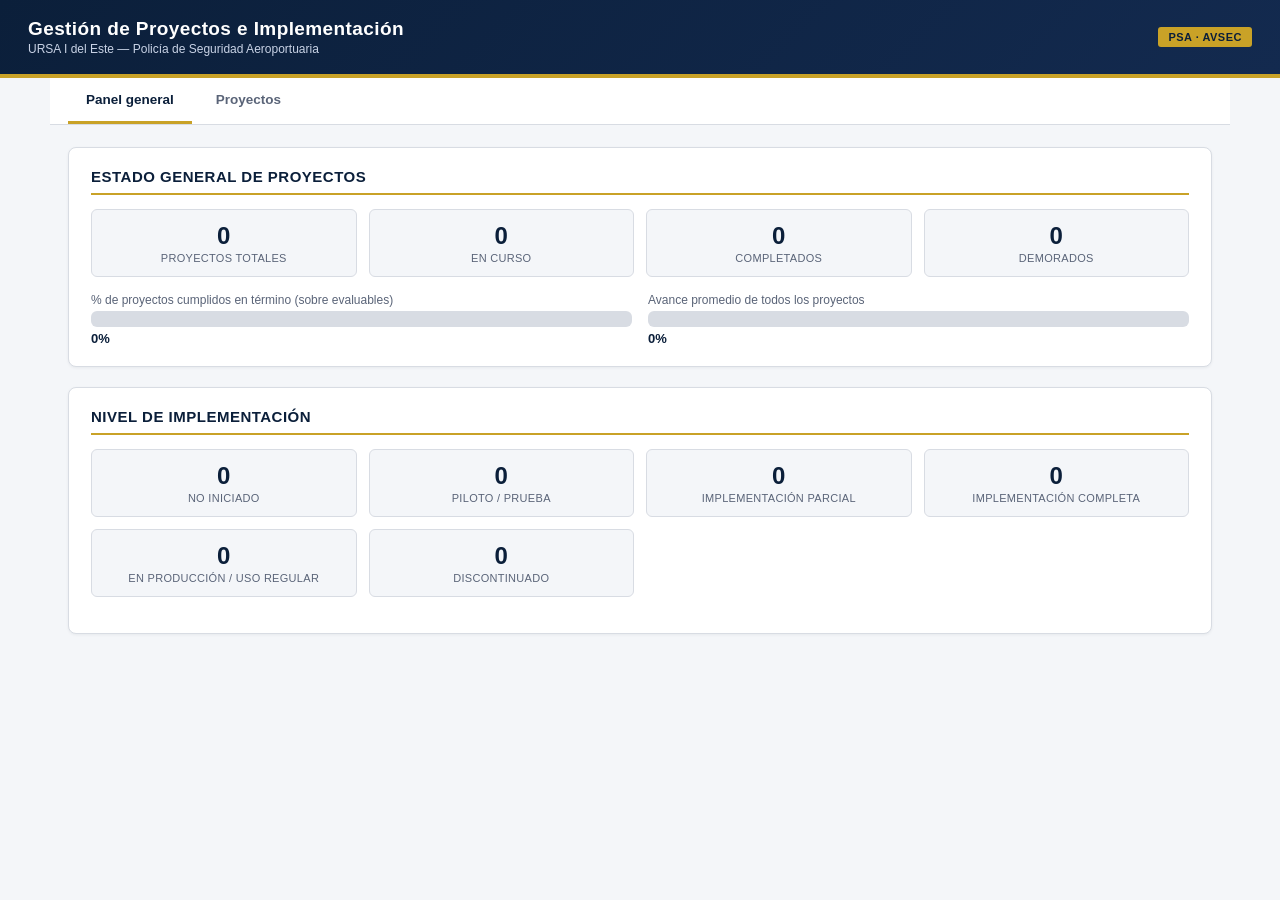
<file: gestion_proyectos_psa.html>
<!DOCTYPE html>
<html lang="es">
<head>
<meta charset="UTF-8">
<title>Gestión de Proyectos e Implementación — URSA I del Este / PSA</title>
<style>
  :root{
    --navy:#0b1f3a; --navy2:#132a4f; --gold:#c9a227; --gold-d:#a8871f;
    --bg:#f4f6f9; --border:#d8dce3; --text:#1c2536; --muted:#5a6478;
    --danger:#b23b3b; --green:#2c6e49; --amber:#b8860b; --red:#a53232;
  }
  *{box-sizing:border-box;}
  body{margin:0;font-family:'Segoe UI',Arial,sans-serif;background:var(--bg);color:var(--text);}
  header{background:linear-gradient(135deg,var(--navy),var(--navy2));color:#fff;padding:18px 28px;
    display:flex;align-items:center;justify-content:space-between;border-bottom:4px solid var(--gold);}
  header h1{margin:0;font-size:19px;letter-spacing:.4px;}
  header p{margin:2px 0 0;font-size:12px;color:#c9d3e6;}
  .badge{background:var(--gold);color:var(--navy);font-weight:700;font-size:11px;padding:4px 10px;border-radius:3px;letter-spacing:.5px;}
  nav.tabs{display:flex;gap:6px;background:#fff;border-bottom:1px solid var(--border);padding:0 18px;max-width:1180px;margin:0 auto;}
  nav.tabs button{background:none;border:none;padding:14px 18px;font-size:13.5px;font-weight:700;color:var(--muted);cursor:pointer;border-bottom:3px solid transparent;}
  nav.tabs button.active{color:var(--navy);border-bottom-color:var(--gold);}
  main{max-width:1180px;margin:22px auto;padding:0 18px;}
  section.view{display:none;}
  section.view.active{display:block;}
  .card{background:#fff;border:1px solid var(--border);border-radius:8px;padding:20px 22px;margin-bottom:20px;box-shadow:0 1px 3px rgba(11,31,58,.06);}
  .card h2{margin:0 0 14px;font-size:15px;color:var(--navy);text-transform:uppercase;letter-spacing:.5px;border-bottom:2px solid var(--gold);padding-bottom:8px;}
  .grid{display:grid;grid-template-columns:repeat(3,1fr);gap:12px;}
  .grid label{display:flex;flex-direction:column;font-size:12.5px;color:var(--muted);gap:4px;font-weight:600;}
  input,select,textarea{font-family:inherit;font-size:13.5px;padding:8px 10px;border:1px solid var(--border);border-radius:5px;color:var(--text);background:#fbfcfe;}
  textarea{resize:vertical;min-height:54px;}
  .full{grid-column:1/-1;}
  .actions{display:flex;gap:10px;margin-top:16px;flex-wrap:wrap;}
  button.btn{cursor:pointer;border:none;border-radius:5px;padding:10px 18px;font-size:13px;font-weight:700;letter-spacing:.3px;}
  .btn-primary{background:var(--navy);color:#fff;}
  .btn-primary:hover{background:var(--navy2);}
  .btn-gold{background:var(--gold);color:var(--navy);}
  .btn-gold:hover{background:var(--gold-d);}
  .btn-ghost{background:#fff;color:var(--navy);border:1px solid var(--navy);}
  .btn-danger{background:#fff;color:var(--danger);border:1px solid var(--danger);}
  .btn-danger:hover{background:var(--danger);color:#fff;}
  .filters{display:flex;gap:10px;flex-wrap:wrap;align-items:flex-end;margin-bottom:14px;}
  .filters label{display:flex;flex-direction:column;font-size:12px;color:var(--muted);gap:4px;font-weight:600;}
  table{width:100%;border-collapse:collapse;font-size:12.5px;}
  th,td{padding:8px 10px;border-bottom:1px solid var(--border);text-align:left;vertical-align:top;}
  th{background:var(--navy);color:#fff;font-size:11.5px;text-transform:uppercase;letter-spacing:.3px;}
  tr:hover td{background:#f7f9fc;}
  .tag{display:inline-block;padding:3px 8px;border-radius:10px;font-size:10.5px;font-weight:700;color:#fff;}
  .est-curso{background:#3465a4;} .est-completado{background:var(--green);} .est-demorado{background:var(--amber);} .est-suspendido{background:var(--red);}
  .cum-termino{background:var(--green);} .cum-demora{background:var(--amber);} .cum-parcial{background:#a06b1a;} .cum-no{background:var(--red);} .cum-curso{background:#6b7280;}
  .imp-no{background:#6b7280;} .imp-piloto{background:#7b4fa6;} .imp-parcial{background:#3465a4;} .imp-completa{background:var(--green);} .imp-produccion{background:#1f7a8c;} .imp-discontinuado{background:var(--red);}
  .row-actions button{padding:4px 8px;font-size:11px;margin-right:4px;}
  .summary-grid{display:grid;grid-template-columns:repeat(4,1fr);gap:12px;margin-bottom:16px;}
  .stat{background:var(--bg);border:1px solid var(--border);border-radius:6px;padding:12px 14px;text-align:center;}
  .stat .num{font-size:24px;font-weight:800;color:var(--navy);}
  .stat .lbl{font-size:11px;color:var(--muted);text-transform:uppercase;letter-spacing:.3px;margin-top:2px;}
  .bar-bg{background:var(--border);border-radius:6px;height:10px;width:100%;overflow:hidden;}
  .bar-fill{background:var(--gold-d);height:100%;}
  .empty{text-align:center;color:var(--muted);padding:30px;font-size:13px;}
  .toast{position:fixed;bottom:20px;right:20px;background:var(--navy);color:#fff;padding:12px 18px;border-radius:6px;font-size:13px;box-shadow:0 4px 12px rgba(0,0,0,.2);opacity:0;transform:translateY(10px);transition:.25s;pointer-events:none;}
  .toast.show{opacity:1;transform:translateY(0);}
  @media print{
    header .badge, .actions, .filters, .row-actions, nav.tabs, .no-print{display:none!important;}
    section.view{display:block!important;}
    body{background:#fff;}
  }
</style>
</head>
<body>

<header>
  <div>
    <h1>Gestión de Proyectos e Implementación</h1>
    <p>URSA I del Este — Policía de Seguridad Aeroportuaria</p>
  </div>
  <div class="badge">PSA · AVSEC</div>
</header>

<nav class="tabs">
  <button class="active" data-view="v-dashboard" onclick="cambiarTab('v-dashboard', this)">Panel general</button>
  <button data-view="v-proyectos" onclick="cambiarTab('v-proyectos', this)">Proyectos</button>
</nav>

<main>

  <!-- ============ DASHBOARD ============ -->
  <section id="v-dashboard" class="view active">
    <div class="card">
      <h2>Estado general de proyectos</h2>
      <div class="summary-grid" id="dash-estado"></div>
      <div id="dash-barras"></div>
    </div>
    <div class="card">
      <h2>Nivel de implementación</h2>
      <div class="summary-grid" id="dash-implementacion"></div>
    </div>
  </section>

  <!-- ============ PROYECTOS ============ -->
  <section id="v-proyectos" class="view">
    <div class="card">
      <h2>Nuevo proyecto</h2>
      <div class="grid">
        <label>Nombre del proyecto<input type="text" id="p-nombre" placeholder="Ej: Sistema de evaluación de desempeño"></label>
        <label>Responsable<input type="text" id="p-responsable" placeholder="Ej: Com. My. Diego ..."></label>
        <label>División / Área<input type="text" id="p-division" placeholder="Ej: URSA I del Este"></label>
        <label>Fecha de inicio<input type="date" id="p-inicio"></label>
        <label>Fecha objetivo (meta)<input type="date" id="p-meta"></label>
        <label>Fecha de finalización real<input type="date" id="p-fin"></label>
        <label>Estado
          <select id="p-estado"><option>En curso</option><option>Completado</option><option>Demorado</option><option>Suspendido</option></select>
        </label>
        <label>% de avance<input type="number" id="p-avance" min="0" max="100" step="5" value="0"></label>
        <label>Nivel de implementación
          <select id="p-implementacion">
            <option>No iniciado</option>
            <option>Piloto / Prueba</option>
            <option>Implementación parcial</option>
            <option>Implementación completa</option>
            <option>En producción / uso regular</option>
            <option>Discontinuado</option>
          </select>
        </label>
        <label>Cumplimiento
          <select id="p-cumplimiento">
            <option>En curso (pendiente de evaluar)</option>
            <option>Cumplido en término</option>
            <option>Cumplido con demora</option>
            <option>Parcialmente cumplido</option>
            <option>No cumplido</option>
          </select>
        </label>
        <label class="full">Objetivo / meta medible<textarea id="p-objetivo" placeholder="Ej: Reducir tiempo de cola de PIR en un 20% antes de fin de año."></textarea></label>
        <label class="full">Resultado obtenido<textarea id="p-resultado" placeholder="Indicadores reales alcanzados, con cifras si es posible."></textarea></label>
        <label class="full">Observaciones<textarea id="p-observaciones" placeholder="Opcional"></textarea></label>
      </div>
      <div class="actions">
        <button class="btn btn-primary" onclick="guardarProyecto()">Guardar proyecto</button>
        <button class="btn btn-ghost" onclick="limpiarFormProyecto()">Limpiar</button>
      </div>
    </div>

    <div class="card">
      <h2>Listado de proyectos</h2>
      <div class="filters no-print">
        <label>Buscar<input type="text" id="filtro-p-texto" oninput="renderTablaProyectos()" placeholder="Nombre o responsable..."></label>
        <label>Estado
          <select id="filtro-p-estado" onchange="renderTablaProyectos()">
            <option value="">Todos</option><option>En curso</option><option>Completado</option><option>Demorado</option><option>Suspendido</option>
          </select>
        </label>
        <label>Implementación
          <select id="filtro-p-implementacion" onchange="renderTablaProyectos()">
            <option value="">Todas</option>
            <option>No iniciado</option><option>Piloto / Prueba</option><option>Implementación parcial</option>
            <option>Implementación completa</option><option>En producción / uso regular</option><option>Discontinuado</option>
          </select>
        </label>
        <button class="btn btn-ghost" onclick="limpiarFiltrosProyectos()">Limpiar filtros</button>
        <button class="btn btn-gold" onclick="exportarCSVProyectos()">Exportar CSV</button>
        <button class="btn btn-ghost" onclick="window.print()">Imprimir</button>
      </div>
      <div style="overflow-x:auto;">
        <table>
          <thead><tr><th>Proyecto</th><th>Responsable</th><th>Inicio</th><th>Meta</th><th>Fin real</th>
            <th>Estado</th><th>Avance</th><th>Implementación</th><th>Cumplimiento</th><th>Objetivo</th><th>Resultado</th><th></th></tr></thead>
          <tbody id="tabla-proyectos-body"></tbody>
        </table>
        <div id="tabla-proyectos-empty" class="empty" style="display:none;">Aún no hay proyectos cargados.</div>
      </div>
    </div>
  </section>

</main>

<div class="toast" id="toast"></div>

<script>
let proyectos = [];
let editandoProyectoId = null;

const tagClassEstado = {"En curso":"est-curso","Completado":"est-completado","Demorado":"est-demorado","Suspendido":"est-suspendido"};
const tagClassCumpl = {
  "Cumplido en término":"cum-termino","Cumplido con demora":"cum-demora","Parcialmente cumplido":"cum-parcial",
  "No cumplido":"cum-no","En curso (pendiente de evaluar)":"cum-curso"
};
const tagClassImpl = {
  "No iniciado":"imp-no","Piloto / Prueba":"imp-piloto","Implementación parcial":"imp-parcial",
  "Implementación completa":"imp-completa","En producción / uso regular":"imp-produccion","Discontinuado":"imp-discontinuado"
};
const implementacionOrden = ["No iniciado","Piloto / Prueba","Implementación parcial","Implementación completa","En producción / uso regular","Discontinuado"];

function cambiarTab(viewId, btn){
  document.querySelectorAll('section.view').forEach(s=>s.classList.remove('active'));
  document.querySelectorAll('nav.tabs button').forEach(b=>b.classList.remove('active'));
  document.getElementById(viewId).classList.add('active');
  btn.classList.add('active');
}

async function cargarDatos(){
  try{
    const p = await window.storage.get('proyectos', false);
    proyectos = p ? JSON.parse(p.value) : [];
  }catch(e){ proyectos = []; }
  renderTodo();
}
async function persistirProyectos(){
  try{ await window.storage.set('proyectos', JSON.stringify(proyectos), false); }
  catch(e){ mostrarToast('Error al guardar proyectos.'); }
}
function mostrarToast(msg){
  const t = document.getElementById('toast'); t.textContent = msg; t.classList.add('show');
  setTimeout(()=>t.classList.remove('show'), 2200);
}
function escapeHtml(s){
  if(s===undefined||s===null) return '';
  return String(s).replaceAll('&','&amp;').replaceAll('<','&lt;').replaceAll('>','&gt;').replaceAll('"','&quot;').replaceAll("'",'&#39;');
}
function formatFecha(f){
  if(!f) return '—';
  const [y,m,d] = f.split('-'); return `${d}/${m}/${y}`;
}

/* ---------- PROYECTOS ---------- */
function limpiarFormProyecto(){
  ['p-nombre','p-responsable','p-division','p-inicio','p-meta','p-fin','p-objetivo','p-resultado','p-observaciones']
    .forEach(id=>document.getElementById(id).value='');
  document.getElementById('p-estado').selectedIndex = 0;
  document.getElementById('p-implementacion').selectedIndex = 0;
  document.getElementById('p-cumplimiento').selectedIndex = 0;
  document.getElementById('p-avance').value = 0;
  editandoProyectoId = null;
}
async function guardarProyecto(){
  const nombre = document.getElementById('p-nombre').value.trim();
  const responsable = document.getElementById('p-responsable').value.trim();
  const inicio = document.getElementById('p-inicio').value;
  if(!nombre || !responsable || !inicio){ mostrarToast('Complete nombre, responsable y fecha de inicio.'); return; }

  let avance = parseInt(document.getElementById('p-avance').value, 10);
  if(isNaN(avance)) avance = 0;
  avance = Math.max(0, Math.min(100, avance));

  const proyecto = {
    id: editandoProyectoId || (Date.now().toString(36)+Math.random().toString(36).slice(2,7)),
    nombre, responsable,
    division: document.getElementById('p-division').value.trim(),
    inicio,
    meta: document.getElementById('p-meta').value,
    fin: document.getElementById('p-fin').value,
    estado: document.getElementById('p-estado').value,
    avance,
    implementacion: document.getElementById('p-implementacion').value,
    cumplimiento: document.getElementById('p-cumplimiento').value,
    objetivo: document.getElementById('p-objetivo').value.trim(),
    resultado: document.getElementById('p-resultado').value.trim(),
    observaciones: document.getElementById('p-observaciones').value.trim()
  };
  if(editandoProyectoId){
    const idx = proyectos.findIndex(p=>p.id===editandoProyectoId);
    if(idx>-1) proyectos[idx] = proyecto;
  }else{ proyectos.push(proyecto); }
  await persistirProyectos();
  limpiarFormProyecto();
  renderTodo();
  mostrarToast('Proyecto guardado correctamente.');
}
function editarProyecto(id){
  const p = proyectos.find(x=>x.id===id); if(!p) return;
  document.getElementById('p-nombre').value = p.nombre;
  document.getElementById('p-responsable').value = p.responsable;
  document.getElementById('p-division').value = p.division;
  document.getElementById('p-inicio').value = p.inicio;
  document.getElementById('p-meta').value = p.meta;
  document.getElementById('p-fin').value = p.fin;
  document.getElementById('p-estado').value = p.estado;
  document.getElementById('p-avance').value = p.avance;
  document.getElementById('p-implementacion').value = p.implementacion || 'No iniciado';
  document.getElementById('p-cumplimiento').value = p.cumplimiento;
  document.getElementById('p-objetivo').value = p.objetivo;
  document.getElementById('p-resultado').value = p.resultado;
  document.getElementById('p-observaciones').value = p.observaciones;
  editandoProyectoId = id;
  cambiarTab('v-proyectos', document.querySelector('nav.tabs button[data-view="v-proyectos"]'));
  window.scrollTo({top:0, behavior:'smooth'});
  mostrarToast('Editando proyecto. Guarde para confirmar los cambios.');
}
async function eliminarProyecto(id){
  if(!confirm('¿Eliminar este proyecto?')) return;
  proyectos = proyectos.filter(p=>p.id!==id);
  await persistirProyectos();
  renderTodo();
  mostrarToast('Proyecto eliminado.');
}
function limpiarFiltrosProyectos(){
  document.getElementById('filtro-p-texto').value='';
  document.getElementById('filtro-p-estado').value='';
  document.getElementById('filtro-p-implementacion').value='';
  renderTablaProyectos();
}
function filtrarProyectos(){
  const texto = document.getElementById('filtro-p-texto').value.toLowerCase();
  const estado = document.getElementById('filtro-p-estado').value;
  const impl = document.getElementById('filtro-p-implementacion').value;
  return proyectos.filter(p=>{
    if(texto && !(p.nombre.toLowerCase().includes(texto) || p.responsable.toLowerCase().includes(texto))) return false;
    if(estado && p.estado !== estado) return false;
    if(impl && p.implementacion !== impl) return false;
    return true;
  }).sort((a,b)=> (b.inicio||'').localeCompare(a.inicio||''));
}
function renderTablaProyectos(){
  const datos = filtrarProyectos();
  const body = document.getElementById('tabla-proyectos-body');
  const empty = document.getElementById('tabla-proyectos-empty');
  body.innerHTML='';
  if(datos.length===0){ empty.style.display='block'; return; }
  empty.style.display='none';
  datos.forEach(p=>{
    const tr = document.createElement('tr');
    tr.innerHTML = `
      <td><strong>${escapeHtml(p.nombre)}</strong><br><span style="color:#5a6478;font-size:11px;">${escapeHtml(p.division)}</span></td>
      <td>${escapeHtml(p.responsable)}</td>
      <td>${formatFecha(p.inicio)}</td><td>${formatFecha(p.meta)}</td><td>${formatFecha(p.fin)}</td>
      <td><span class="tag ${tagClassEstado[p.estado]||''}">${escapeHtml(p.estado)}</span></td>
      <td style="min-width:90px;">
        <div class="bar-bg"><div class="bar-fill" style="width:${p.avance}%;"></div></div>
        <div style="font-size:11px;margin-top:2px;">${p.avance}%</div>
      </td>
      <td><span class="tag ${tagClassImpl[p.implementacion]||'imp-no'}">${escapeHtml(p.implementacion||'No iniciado')}</span></td>
      <td><span class="tag ${tagClassCumpl[p.cumplimiento]||''}">${escapeHtml(p.cumplimiento)}</span></td>
      <td>${escapeHtml(p.objetivo)}</td>
      <td>${escapeHtml(p.resultado)}</td>
      <td class="row-actions no-print">
        <button class="btn btn-ghost" onclick="editarProyecto('${p.id}')">Editar</button>
        <button class="btn btn-danger" onclick="eliminarProyecto('${p.id}')">Eliminar</button>
      </td>`;
    body.appendChild(tr);
  });
}
function exportarCSVProyectos(){
  const datos = filtrarProyectos();
  if(datos.length===0){ mostrarToast('No hay datos para exportar.'); return; }
  const headers = ['Proyecto','Responsable','División','Inicio','Meta','Fin real','Estado','Avance %','Nivel de implementación','Cumplimiento','Objetivo','Resultado','Observaciones'];
  const filas = datos.map(p=>[p.nombre,p.responsable,p.division,formatFecha(p.inicio),formatFecha(p.meta),formatFecha(p.fin),p.estado,p.avance,p.implementacion,p.cumplimiento,p.objetivo,p.resultado,p.observaciones]
    .map(v=>`"${String(v||'').replaceAll('"','""')}"`).join(','));
  descargarCSV([headers.join(','),...filas].join('\n'), 'proyectos_ursa1este.csv');
}
function descargarCSV(csv, filename){
  const blob = new Blob(['\uFEFF'+csv], {type:'text/csv;charset=utf-8;'});
  const url = URL.createObjectURL(blob);
  const a = document.createElement('a'); a.href=url; a.download=filename; a.click();
  URL.revokeObjectURL(url);
}

/* ---------- DASHBOARD ---------- */
function renderDashboard(){
  const totalP = proyectos.length;
  const enCurso = proyectos.filter(p=>p.estado==='En curso').length;
  const completados = proyectos.filter(p=>p.estado==='Completado').length;
  const demorados = proyectos.filter(p=>p.estado==='Demorado').length;
  const cumplidosTermino = proyectos.filter(p=>p.cumplimiento==='Cumplido en término').length;
  const evaluables = proyectos.filter(p=>p.cumplimiento!=='En curso (pendiente de evaluar)').length;
  const pctCumplTermino = evaluables>0 ? Math.round((cumplidosTermino/evaluables)*100) : 0;
  const avgAvance = totalP>0 ? Math.round(proyectos.reduce((s,p)=>s+(p.avance||0),0)/totalP) : 0;

  document.getElementById('dash-estado').innerHTML = `
    <div class="stat"><div class="num">${totalP}</div><div class="lbl">Proyectos totales</div></div>
    <div class="stat"><div class="num">${enCurso}</div><div class="lbl">En curso</div></div>
    <div class="stat"><div class="num">${completados}</div><div class="lbl">Completados</div></div>
    <div class="stat"><div class="num">${demorados}</div><div class="lbl">Demorados</div></div>
  `;

  document.getElementById('dash-barras').innerHTML = `
    <div style="display:grid;grid-template-columns:1fr 1fr;gap:16px;margin-top:6px;">
      <div>
        <div style="font-size:12px;color:var(--muted);margin-bottom:4px;">% de proyectos cumplidos en término (sobre evaluables)</div>
        <div class="bar-bg" style="height:16px;"><div class="bar-fill" style="width:${pctCumplTermino}%;"></div></div>
        <div style="font-size:13px;font-weight:700;color:var(--navy);margin-top:4px;">${pctCumplTermino}%</div>
      </div>
      <div>
        <div style="font-size:12px;color:var(--muted);margin-bottom:4px;">Avance promedio de todos los proyectos</div>
        <div class="bar-bg" style="height:16px;"><div class="bar-fill" style="width:${avgAvance}%;"></div></div>
        <div style="font-size:13px;font-weight:700;color:var(--navy);margin-top:4px;">${avgAvance}%</div>
      </div>
    </div>
  `;

  const porImpl = {};
  implementacionOrden.forEach(k=>porImpl[k]=0);
  proyectos.forEach(p=>{ const k=p.implementacion||'No iniciado'; porImpl[k]=(porImpl[k]||0)+1; });
  const enProduccion = porImpl["En producción / uso regular"] || 0;

  document.getElementById('dash-implementacion').innerHTML = implementacionOrden.map(k=>`
    <div class="stat"><div class="num">${porImpl[k]}</div><div class="lbl">${k}</div></div>
  `).join('') + '';
}

function renderTodo(){
  renderTablaProyectos();
  renderDashboard();
}

cargarDatos();
</script>

</body>
</html>
</file>
